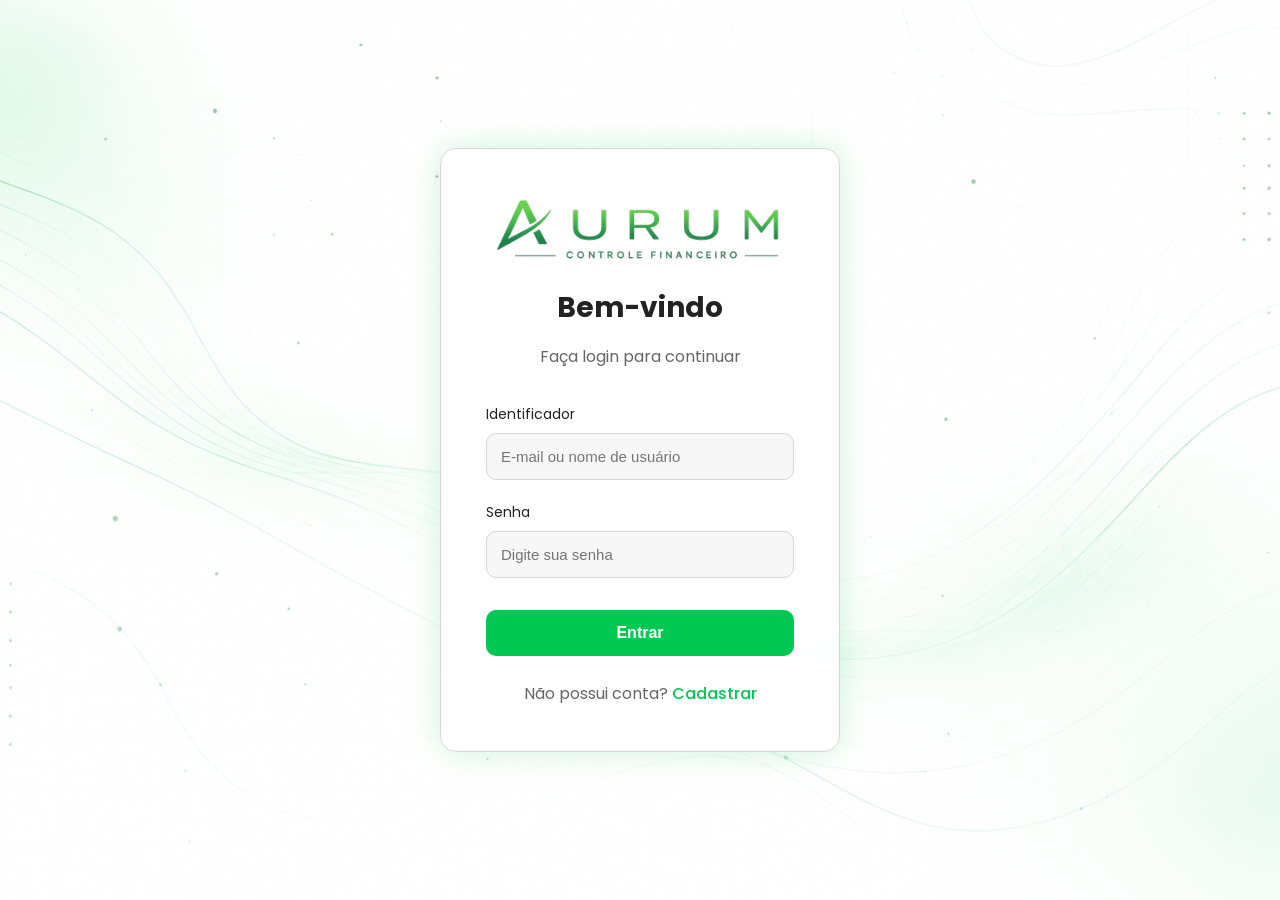
<file: src/main/resources/static/index.html>
<!DOCTYPE html>
<html lang="pt-BR">

<head>
    <meta charset="UTF-8">
    <meta name="viewport" content="width=device-width, initial-scale=1.0">
    <title>Aurum | Login</title>
    <link rel="icon" type="image/png" href="img/aurum-favicon.png">
    <link rel="stylesheet" href="css/login.css">
</head>

<body class="dark">
<div class="login-container">
    <div class="logo">
        <img
                src="img/aurum-logo.png"
                alt="Aurum"
                class="logo-img"
                draggable="false"
        >
    </div>
    <h1>Bem-vindo</h1>
    <p class="subtitulo">
        Faça login para continuar
    </p>
    <form id="login-form">
        <div class="input-group">
            <label for="identificador">
                Identificador
            </label>
            <input
                    id="identificador"
                    name="identificador"
                    type="text"
                    placeholder="E-mail ou nome de usuário"
            >
        </div>
        <div class="input-group">
            <label for="senha">
                Senha
            </label>
            <input
                    id="senha"
                    name="senha"
                    type="password"
                    placeholder="Digite sua senha"
            >
        </div>
        <button type="submit">
            Entrar
        </button>
    </form>

    <div id="mensagem"></div>

    <div class="cadastro-link">
        Não possui conta?
        <a href="cadastro.html">
            Cadastrar
        </a>
    </div>
</div>

<script src="js/tema.js"></script>
<script src="js/login.js"></script>

</body>

</html>
</file>
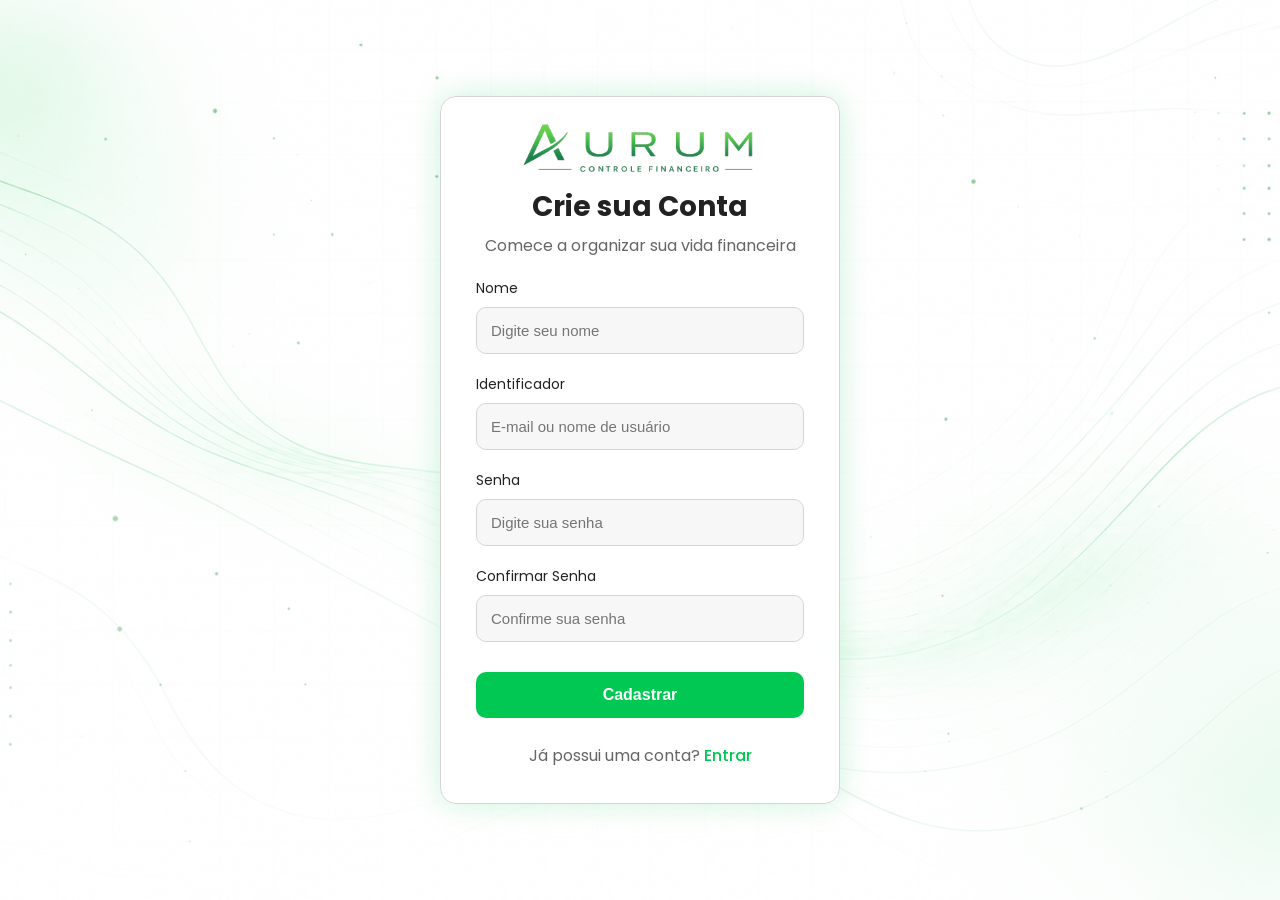
<file: src/main/resources/static/cadastro.html>
<!DOCTYPE html>
<html lang="pt-BR">

<head>
    <meta charset="UTF-8">
    <meta name="viewport" content="width=device-width, initial-scale=1.0">
    <title>Aurum | Cadastro</title>
    <link rel="icon" type="image/png" href="img/aurum-favicon.png">
    <link rel="stylesheet" href="css/cadastro.css">
</head>

<body class="dark">
<div class="cadastro-container">
    <div class="logo">
        <img
                src="img/aurum-logo.png"
                alt="Logo da Aurum"
                class="logo-img"
                draggable="false"
        >
    </div>
    <h1>Crie sua Conta</h1>
    <p class="subtitulo">
        Comece a organizar sua vida financeira
    </p>
    <form id="cadastro-form">
        <div class="input-group">
            <label for="nome">
                Nome
            </label>
            <input
                    id="nome"
                    name="nome"
                    type="text"
                    placeholder="Digite seu nome"
            >
        </div>
        <div class="input-group">
            <label for="identificador">
                Identificador
            </label>
            <input
                    id="identificador"
                    name="identificador"
                    type="text"
                    placeholder="E-mail ou nome de usuário"
            >
        </div>
        <div class="input-group">
            <label for="senha">
                Senha
            </label>
            <input
                    id="senha"
                    name="senha"
                    type="password"
                    placeholder="Digite sua senha"
            >
        </div>
        <div class="input-group">
            <label for="confirmarSenha">
                Confirmar Senha
            </label>
            <input
                    id="confirmarSenha"
                    name="confirmarSenha"
                    type="password"
                    placeholder="Confirme sua senha"
            >
        </div>
        <button type="submit">
            Cadastrar
        </button>
        <div id="mensagem"></div>
    </form>
    <div class="index-link">
        Já possui uma conta?
        <a href="index.html">
            Entrar
        </a>
    </div>
</div>

<script src="js/tema.js"></script>
<script src="js/cadastro.js"></script>

</body>

</html>
</file>
<file: src/main/resources/static/css/login.css>
@import url('https://fonts.googleapis.com/css2?family=Poppins:wght@300;400;500;600&display=swap');

* {
    margin: 0;
    padding: 0;
    box-sizing: border-box;
}

:root{
    --bg-overlay1: rgba(15,15,15,.50);
    --bg-overlay2: rgba(15,15,15,.70);
    --background-image: url("../img/background.png");
    --grid: rgba(255,255,255,.02);
    --texto: #FFFFFF;
    --texto-secundario: #B3B3B3;
    --container: rgba(26,26,26,.85);
    --input: #0F0F0F;
    --borda: #2A2A2A;
    --verde: #00C853;
    --verde-hover: #5EFC82;
    --sombra: rgba(0,200,83,.15);
}

body.light{
    --bg-overlay1: rgba(255,255,255,.55);
    --bg-overlay2: rgba(255,255,255,.75);
    --background-image: url("../img/backgroundclaro.png");
    --grid: rgba(0,0,0,.05);
    --texto: #222222;
    --texto-secundario: #666666;
    --container: rgba(255,255,255,.90);
    --input: #F7F7F7;
    --borda: #D5D5D5;
    --verde: #00C853;
    --verde-hover: #00A944;
    --sombra: rgba(0,200,83,.20);
}

body {
    background:
            linear-gradient(var(--bg-overlay1), var(--bg-overlay2)),
            var(--background-image),
            linear-gradient(var(--grid) 1px, transparent 1px),
            linear-gradient(90deg, var(--grid) 1px, transparent 1px);
    background-size:
            cover,
            cover,
            50px 50px,
            50px 50px;
    background-position:
            center,
            center,
            center,
            center;
    background-repeat:
            no-repeat,
            no-repeat,
            repeat,
            repeat;
    font-family: 'Poppins', sans-serif;
    color: var(--texto);
    display: flex;
    justify-content: center;
    align-items: center;
    min-height: 100vh;
    overflow: hidden;
    position: relative;
}

.login-container {
    position: relative;
    z-index: 10;
    overflow-y: auto;
    max-height: 85vh;
    background: var(--container);
    width: 400px;
    padding: 45px;
    border-radius: 16px;
    border: 1px solid var(--borda);
    backdrop-filter: blur(12px);
    box-shadow: 0 0 30px var(--sombra);
}

.logo {
    display: flex;
    justify-content: center;
    margin-top: -70px;
    margin-bottom: -50px;
}

.logo-img {
    width: 320px;
    height: auto;
    display: block;
}

h1 {
    font-size: 28px;
    margin-bottom: 15px;
    text-align: center;
}

.subtitulo {
    color: var(--texto-secundario);
    text-align: center;
    margin-bottom: 35px;
}

.input-group {
    display: flex;
    flex-direction: column;
    margin-bottom: 22px;
}

label {
    margin-bottom: 8px;
    font-size: 14px;
}

input {
    padding: 14px;
    background-color: var(--input);
    border: 1px solid var(--borda);
    border-radius: 10px;
    color: var(--texto);
    font-size: 15px;
    transition: 0.3s;
}

input:focus {
    outline: none;
    border-color: var(--verde);
    box-shadow: 0 0 10px rgba(0, 200, 83, 0.2);
}

button {
    width: 100%;
    padding: 14px;
    margin-top: 10px;
    background-color: var(--verde);
    color: white;
    border: none;
    border-radius: 10px;
    font-size: 16px;
    font-weight: 600;
    cursor: pointer;
    transition: 0.3s;
}

button:hover {
    background-color: var(--verde-hover);
}

.cadastro-link {
    margin-top: 25px;
    text-align: center;
    color: var(--texto-secundario);
}

.cadastro-link a {
    color: var(--verde);
    text-decoration: none;
    font-weight: 500;
}

.cadastro-link a:hover {
    color: var(--verde-hover);
}

#mensagem {
    width: 100%;
    margin-top: 10px;
    margin-bottom: 20px;
    text-align: center;
    font-size: 14px;
    font-weight: bold;
}

img {
    user-select: none;
    -webkit-user-drag: none;
}

.login-container::-webkit-scrollbar {
    width: 10px;
}

.login-container::-webkit-scrollbar-track {
    background: transparent;
    margin-top: 20px;
    margin-bottom: 20px;
}

.login-container::-webkit-scrollbar-thumb {
    background: var(--borda);
    border-radius: 10px;
    border: 3px solid var(--container);
}

.login-container::-webkit-scrollbar-thumb:hover {
    background: var(--verde);
}
</file>
<file: src/main/resources/static/css/cadastro.css>
@import url('https://fonts.googleapis.com/css2?family=Poppins:wght@300;400;500;600&display=swap');

*{
    margin:0;
    padding:0;
    box-sizing:border-box;
}

:root{
    --bg-overlay1:rgba(15,15,15,.50);
    --bg-overlay2:rgba(15,15,15,.70);
    --background-image:url("../img/background.png");
    --grid:rgba(255,255,255,.02);
    --texto:#FFFFFF;
    --texto-secundario:#B3B3B3;
    --container:rgba(26,26,26,.85);
    --input:#0F0F0F;
    --borda:#2A2A2A;
    --verde:#00C853;
    --verde-hover:#5EFC82;
    --sombra:rgba(0,200,83,.15);
}

body.light{
    --bg-overlay1:rgba(255,255,255,.55);
    --bg-overlay2:rgba(255,255,255,.75);
    --background-image:url("../img/backgroundclaro.png");
    --grid:rgba(0,0,0,.05);
    --texto:#222222;
    --texto-secundario:#666666;
    --container:rgba(255,255,255,.90);
    --input:#F7F7F7;
    --borda:#D5D5D5;
    --verde:#00C853;
    --verde-hover:#00A944;
    --sombra:rgba(0,200,83,.20);
}

body{
    background:
            linear-gradient(var(--bg-overlay1),var(--bg-overlay2)),
            var(--background-image),
            linear-gradient(var(--grid) 1px,transparent 1px),
            linear-gradient(90deg,var(--grid) 1px,transparent 1px);
    background-size:
            cover,
            cover,
            50px 50px,
            50px 50px;
    background-position:
            center,
            center,
            center,
            center;
    background-repeat:
            no-repeat,
            no-repeat,
            repeat,
            repeat;
    font-family:'Poppins',sans-serif;
    color:var(--texto);
    display:flex;
    justify-content:center;
    align-items:center;
    min-height:100vh;
    overflow:hidden;
}

.cadastro-container{
    position:relative;
    z-index:10;
    width:400px;
    background:var(--container);
    padding:35px;
    border-radius:16px;
    border:1px solid var(--borda);
    backdrop-filter:blur(12px);
    box-shadow:0 0 30px var(--sombra);
    overflow-y:auto;
    max-height:85vh;
}

.logo{
    display:flex;
    justify-content:center;
    margin-top:-70px;
    margin-bottom:-50px;
}

.logo-img{
    width:260px;
    height:auto;
    display:block;
}

h1{
    text-align:center;
    font-size:28px;
    margin-bottom:5px;
}

.subtitulo{
    text-align:center;
    color:var(--texto-secundario);
    margin-bottom:20px;
}

.input-group{
    display:flex;
    flex-direction:column;
    margin-bottom:20px;
}

label{
    margin-bottom:8px;
    font-size:14px;
}

input{
    padding:14px;
    background-color:var(--input);
    border:1px solid var(--borda);
    border-radius:10px;
    color:var(--texto);
    font-size:15px;
    transition:.3s;
}

input:focus{
    outline:none;
    border-color:var(--verde);
    box-shadow:0 0 10px rgba(0,200,83,.2);
}

button{
    width:100%;
    padding:14px;
    margin-top:10px;
    background-color:var(--verde);
    color:white;
    border:none;
    border-radius:10px;
    font-size:16px;
    font-weight:600;
    cursor:pointer;
    transition:.3s;
}

button:hover{
    background-color:var(--verde-hover);
}

#mensagem{
    margin-top:10px;
    margin-bottom:20px;
    text-align:center;
    font-size:14px;
    font-weight:bold;
}

.index-link{
    margin-top:25px;
    text-align:center;
    color:var(--texto-secundario);
    width:100%;
}

.index-link a{
    color:var(--verde);
    text-decoration:none;
    font-weight:500;
}

.index-link a:hover{
    color:var(--verde-hover);
}

img{
    user-select:none;
    -webkit-user-drag:none;
}

.cadastro-container::-webkit-scrollbar{
    width:10px;
}

.cadastro-container::-webkit-scrollbar-track{
    background:transparent;
    margin-top:20px;
    margin-bottom:20px;
}

.cadastro-container::-webkit-scrollbar-thumb{
    background:var(--borda);
    border-radius:10px;
    border:3px solid var(--container);
}

.cadastro-container::-webkit-scrollbar-thumb:hover{
    background:var(--verde);
}
</file>
